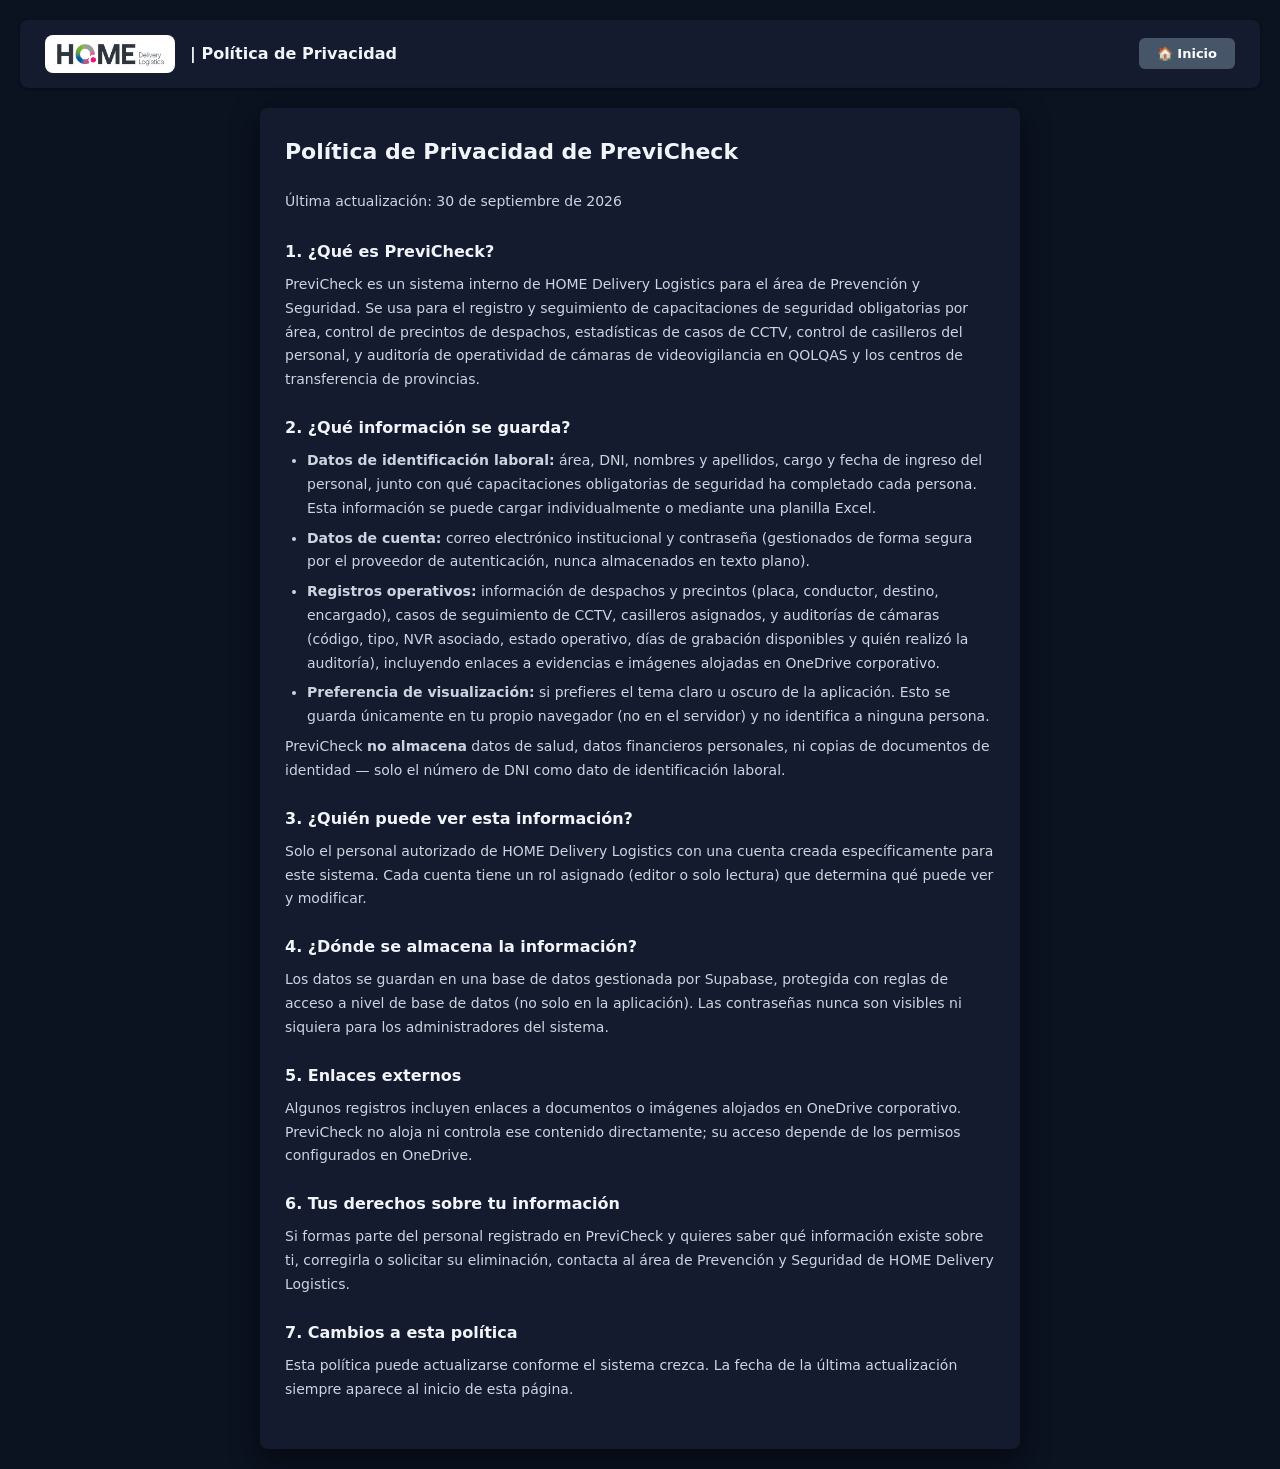
<file: privacidad.html>
<!DOCTYPE html>
<html lang="es">
<head>
    <meta charset="UTF-8">
    <meta name="viewport" content="width=device-width, initial-scale=1.0">
    <title>Política de Privacidad | PreviCheck</title>
    <link rel="stylesheet" href="styles.css">
    <link rel="stylesheet" href="privacidad.css">
    <link rel="icon" href="imagenes/logotipo.png" type="image">
    <script>document.documentElement.setAttribute('data-theme', localStorage.getItem('previcheck-tema') || 'dark');</script>
</head>
<body>
    <header>
        <div class="logo-section">
            <div class="logo-container"><img src="imagenes/logo.png" alt="PreviCheck" class="logo-img"></div>
            <span class="sub-title">| Política de Privacidad</span>
        </div>
        <div class="header-acciones">
            <a href="index.html" class="btn-header btn-header-inicio">🏠 Inicio</a>
        </div>
    </header>

    <div class="container contenido-privacidad">
        <h2 class="main-title">Política de Privacidad de PreviCheck</h2>
        <p class="fecha-actualizacion">Última actualización: <time datetime="2026-09-30">30 de septiembre de 2026</time></p>

        <section>
            <h3>1. ¿Qué es PreviCheck?</h3>
            <p>PreviCheck es un sistema interno de HOME Delivery Logistics para el área de Prevención y Seguridad. Se usa para el registro y seguimiento de capacitaciones de seguridad obligatorias por área, control de precintos de despachos, estadísticas de casos de CCTV, control de casilleros del personal, y auditoría de operatividad de cámaras de videovigilancia en QOLQAS y los centros de transferencia de provincias.</p>
        </section>

        <section>
            <h3>2. ¿Qué información se guarda?</h3>
            <ul>
                <li><strong>Datos de identificación laboral:</strong> área, DNI, nombres y apellidos, cargo y fecha de ingreso del personal, junto con qué capacitaciones obligatorias de seguridad ha completado cada persona. Esta información se puede cargar individualmente o mediante una planilla Excel.</li>
                <li><strong>Datos de cuenta:</strong> correo electrónico institucional y contraseña (gestionados de forma segura por el proveedor de autenticación, nunca almacenados en texto plano).</li>
                <li><strong>Registros operativos:</strong> información de despachos y precintos (placa, conductor, destino, encargado), casos de seguimiento de CCTV, casilleros asignados, y auditorías de cámaras (código, tipo, NVR asociado, estado operativo, días de grabación disponibles y quién realizó la auditoría), incluyendo enlaces a evidencias e imágenes alojadas en OneDrive corporativo.</li>
                <li><strong>Preferencia de visualización:</strong> si prefieres el tema claro u oscuro de la aplicación. Esto se guarda únicamente en tu propio navegador (no en el servidor) y no identifica a ninguna persona.</li>
            </ul>
            <p>PreviCheck <strong>no almacena</strong> datos de salud, datos financieros personales, ni copias de documentos de identidad — solo el número de DNI como dato de identificación laboral.</p>
        </section>

        <section>
            <h3>3. ¿Quién puede ver esta información?</h3>
            <p>Solo el personal autorizado de HOME Delivery Logistics con una cuenta creada específicamente para este sistema. Cada cuenta tiene un rol asignado (editor o solo lectura) que determina qué puede ver y modificar.</p>
        </section>

        <section>
            <h3>4. ¿Dónde se almacena la información?</h3>
            <p>Los datos se guardan en una base de datos gestionada por Supabase, protegida con reglas de acceso a nivel de base de datos (no solo en la aplicación). Las contraseñas nunca son visibles ni siquiera para los administradores del sistema.</p>
        </section>

        <section>
            <h3>5. Enlaces externos</h3>
            <p>Algunos registros incluyen enlaces a documentos o imágenes alojados en OneDrive corporativo. PreviCheck no aloja ni controla ese contenido directamente; su acceso depende de los permisos configurados en OneDrive.</p>
        </section>

        <section>
            <h3>6. Tus derechos sobre tu información</h3>
            <p>Si formas parte del personal registrado en PreviCheck y quieres saber qué información existe sobre ti, corregirla o solicitar su eliminación, contacta al área de Prevención y Seguridad de HOME Delivery Logistics.</p>
        </section>

        <section>
            <h3>7. Cambios a esta política</h3>
            <p>Esta política puede actualizarse conforme el sistema crezca. La fecha de la última actualización siempre aparece al inicio de esta página.</p>
        </section>
    </div>
</body>
</html>
</file>
<file: styles.css>
/* ==========================================
   RESET & VARIABLES GLOBALES — TEMA OSCURO (por defecto)
   Paleta basada en el logo de HOME:
   verde, azul y rosa/magenta sobre grafito.
   ========================================== */
:root {
    --primary-color: #1f8bc9;   /* azul institucional (el rosa queda solo en el logo) */
    --primary-hover: #176fa8;
    --secondary-color: #22c55e;
    --secondary-hover: #16a34a;
    --danger-color: #ef4444;
    --danger-hover: #dc2626;
    --warning-color: #f59e0b;
    --warning-hover: #d97706;
    --excel-color: #16a34a;
    --excel-hover: #15803d;
    --bg-color: #0b1220;
    --card-bg: #141b2e;
    --border-color: #2a3550;
    --text-color: #cbd5e1;
    --title-color: #f1f5f9;
    --text-muted: #8aa0c2;
    --shadow-sm: 0 1px 3px rgba(0, 0, 0, 0.45);
    --shadow-md: 0 10px 28px rgba(0, 0, 0, 0.55);
    --home-verde: #5db74b;
    --home-azul: #1f8bc9;
    --home-rosa: #e21f7a;
    --input-bg: #0f1626;
    --surface-2: #101a2e;
    --hover-bg: rgba(255, 255, 255, 0.04);
    --chip-bg: #1c2540;
    --chip-hover: #263156;
    --chart-grid: rgba(255, 255, 255, 0.08);

    --badge-verde-bg: rgba(34, 197, 94, 0.15);
    --badge-verde-text: #4ade80;
    --badge-rojo-bg: rgba(239, 68, 68, 0.15);
    --badge-rojo-text: #f87171;
    --badge-azul-bg: rgba(56, 189, 248, 0.15);
    --badge-azul-text: #38bdf8;
    --badge-amarillo-bg: rgba(245, 158, 11, 0.18);
    --badge-amarillo-text: #fbbf24;

    --btn-delete-bg: rgba(239, 68, 68, 0.15);
    --btn-delete-text: #f87171;
    --btn-delete-hover: rgba(239, 68, 68, 0.28);
}

/* ==========================================
   TEMA CLARO — mismos acentos de marca (verde/
   azul/rosa), superficies e íconos invertidos.
   ========================================== */
[data-theme="light"] {
    --bg-color: #f1f5f9;
    --card-bg: #ffffff;
    --border-color: #e2e8f0;
    --text-color: #334155;
    --title-color: #0f172a;
    --text-muted: #64748b;
    --shadow-sm: 0 1px 3px rgba(0, 0, 0, 0.08);
    --shadow-md: 0 4px 12px rgba(0, 0, 0, 0.06);
    --input-bg: #ffffff;
    --surface-2: #f8fafc;
    --hover-bg: #f1f5f9;
    --chip-bg: #e2e8f0;
    --chip-hover: #cbd5e1;
    --chart-grid: rgba(15, 23, 42, 0.08);

    --badge-verde-bg: #dcfce7;
    --badge-verde-text: #16a34a;
    --badge-rojo-bg: #fee2e2;
    --badge-rojo-text: #dc2626;
    --badge-azul-bg: #e0f2fe;
    --badge-azul-text: #0284c7;
    --badge-amarillo-bg: #fef3c7;
    --badge-amarillo-text: #92400e;

    --btn-delete-bg: #fee2e2;
    --btn-delete-text: #dc3545;
    --btn-delete-hover: #fca5a5;
}

* {
    box-sizing: border-box;
    margin: 0;
    padding: 0;
    font-family: 'Segoe UI', system-ui, -apple-system, BlinkMacSystemFont, Roboto, sans-serif;
}

body {
    background-color: var(--bg-color);
    color: var(--text-color);
    padding: 20px;
    min-height: 100vh;
}

/* ==========================================
   HEADER COMPARTIDO (Index & Listado)
   ========================================== */
header {
    display: flex;
    justify-content: space-between;
    align-items: center;
    background-color: var(--card-bg);
    padding: 15px 25px;
    border-radius: 8px;
    box-shadow: var(--shadow-sm);
    margin-bottom: 20px;
}

.logo-section {
    display: flex;
    align-items: center;
    gap: 15px;
}

.logo-container {
    max-width: 130px;
    background: #ffffff;
    border-radius: 8px;
    padding: 6px 10px;
    display: flex;
    align-items: center;
}

.logo-img {
    width: 100%;
    height: auto;
    display: block;
}

.sub-title {
    font-size: 16px;
    font-weight: 600;
    color: var(--title-color);
}

.btn-header {
    background-color: var(--primary-color);
    color: #ffffff;
    text-decoration: none;
    padding: 8px 18px;
    border-radius: 6px;
    font-size: 13px;
    font-weight: 600;
    transition: background-color 0.2s ease;
    display: inline-flex;
    align-items: center;
    gap: 6px;
}

.btn-header:hover {
    background-color: var(--primary-hover);
}

/* ==========================================
   ESTRUCTURA Y DASHBOARD (Index.html)
   ========================================== */
.main-title {
    color: var(--title-color);
    font-size: 22px;
    margin-bottom: 20px;
    font-weight: 700;
}

.dashboard-container {
    display: grid;
    grid-template-columns: 380px 1fr;
    gap: 20px;
    align-items: start;
}

/* Formulario en Panel Izquierdo */
.form-group {
    margin-bottom: 15px;
    display: flex;
    flex-direction: column;
    gap: 6px;
}

.form-group label {
    font-size: 13px;
    font-weight: 600;
    color: var(--title-color);
}

.form-control {
    width: 100%;
    padding: 9px 12px;
    border: 1px solid var(--border-color);
    border-radius: 6px;
    font-size: 13px;
    color: var(--title-color);
    outline: none;
    transition: border-color 0.2s;
    background-color: var(--input-bg);
}

.form-control:focus {
    border-color: var(--home-azul);
    box-shadow: 0 0 0 3px rgba(31, 139, 201, 0.25);
}

.form-control::placeholder {
    color: var(--text-muted);
}

.form-control[readonly] {
    background-color: var(--surface-2);
    cursor: not-allowed;
}

/* Modo Actualización en Botón de Formulario */
.btn-mode-update {
    background-color: var(--warning-color) !important;
    color: #1e293b !important;
}

.btn-mode-update:hover {
    background-color: var(--warning-hover) !important;
}

/* ==========================================
   ESTRUCTURA LISTADO.HTML & GRILLAS
   ========================================== */
.container {
    max-width: 1100px;
    margin: 0 auto;
    background: var(--card-bg);
    padding: 25px;
    border-radius: 8px;
    box-shadow: var(--shadow-md);
    position: relative;
    z-index: 2;
}

.form-group-inline {
    display: flex;
    gap: 10px;
}

.form-group-inline input,
.search-bar-container input {
    width: 100%;
    padding: 10px 12px;
    border: 1px solid var(--border-color);
    border-radius: 6px;
    font-size: 13px;
    outline: none;
    transition: border-color 0.2s;
    background-color: var(--input-bg);
    color: var(--title-color);
}

.form-group-inline input:focus,
.search-bar-container input:focus {
    border-color: var(--home-azul);
}

.search-bar-container {
    position: relative;
    margin-bottom: 20px;
}

.search-bar-container input {
    padding-left: 38px;
}

.search-icon {
    position: absolute;
    left: 12px;
    top: 50%;
    transform: translateY(-50%);
    font-size: 14px;
    opacity: 0.5;
}

/* ==========================================
   TABLAS DE DATOS & BADGES
   ========================================== */
.table-actions-bar {
    display: flex;
    justify-content: space-between;
    align-items: center;
    margin-bottom: 12px;
    flex-wrap: wrap;
    gap: 10px;
}

.counter-text {
    font-size: 13px;
    color: var(--text-color);
}

.table-scroll-container {
    border: 1px solid var(--border-color);
    border-radius: 6px;
    max-height: 420px;
    overflow-y: auto;
    overflow-x: auto;
    background-color: var(--card-bg);
}

table, .data-table {
    width: 100%;
    border-collapse: collapse;
    font-size: 12px;
}

table th, table td,
.data-table th, .data-table td {
    padding: 10px 12px;
    text-align: left;
    border-bottom: 1px solid var(--border-color);
}

table th, .data-table th {
    background-color: var(--surface-2);
    color: var(--title-color);
    font-weight: 700;
    position: sticky;
    top: 0;
    z-index: 1;
}

table tbody tr:hover, 
.data-table tbody tr:hover {
    background-color: var(--hover-bg);
}

.col-num { width: 50px; }
.col-actions { width: 80px; text-align: center; }
.empty-state { text-align: center; color: var(--text-muted); padding: 20px !important; }

.badge-files {
    background-color: var(--chip-bg);
    color: var(--title-color);
    padding: 4px 8px;
    border-radius: 12px;
    font-size: 11px;
    font-weight: 600;
    cursor: pointer;
    display: inline-block;
    transition: background-color 0.2s;
    text-decoration: none;
}

.badge-files:hover {
    background-color: var(--chip-hover);
}

.badge-files:focus-visible,
.close-modal:focus-visible {
    outline: 2px solid var(--home-azul);
    outline-offset: 2px;
}

/* ==========================================
   BOTONES SISTEMÁTICOS Y ACCIONES
   ========================================== */
.btn, .btn-action {
    padding: 9px 15px;
    border: none;
    border-radius: 6px;
    cursor: pointer;
    font-weight: 600;
    font-size: 12px;
    display: inline-flex;
    align-items: center;
    justify-content: center;
    gap: 6px;
    transition: background-color 0.2s ease, transform 0.1s ease;
    width: 100%;
}

.btn:active, .btn-action:active {
    transform: scale(0.98);
}

.btn-action, .btn-primary { 
    background-color: var(--primary-color); 
    color: #fff; 
}
.btn-action:hover, .btn-primary:hover { 
    background-color: var(--primary-hover); 
}

.btn-green:hover { background-color: var(--secondary-hover); }

.btn-danger:hover { background-color: var(--danger-hover); }

.btn-warning:hover { background-color: var(--warning-hover); }

.btn-excel:hover { background-color: var(--excel-hover); }

/* Botones pequeños para acciones en tablas */
.btn-sm {
    padding: 4px 8px;
    border-radius: 4px;
    border: none;
    cursor: pointer;
    font-size: 12px;
}
.btn-edit { background-color: var(--chip-bg); color: var(--title-color); }
.btn-edit:hover { background-color: var(--chip-hover); }
.btn-delete { background-color: var(--btn-delete-bg); color: var(--btn-delete-text); }
.btn-delete:hover { background-color: var(--btn-delete-hover); }

.btn-icon:hover { opacity: 1; }

/* ==========================================
   MODALES (EMERGENTES)
   ========================================== */
.modal-overlay {
    position: fixed;
    top: 0;
    left: 0;
    width: 100%;
    height: 100%;
    background-color: rgba(15, 23, 42, 0.5);
    display: none;
    align-items: center;
    justify-content: center;
    z-index: 1000;
}

.modal-content {
    background-color: var(--card-bg);
    width: 90%;
    max-width: 480px;
    border-radius: 8px;
    box-shadow: 0 10px 25px rgba(0, 0, 0, 0.6);
    overflow: hidden;
    animation: fadeIn 0.2s ease-out;
    border: 1px solid var(--border-color);
}

@keyframes fadeIn {
    from { opacity: 0; transform: translateY(-10px); }
    to { opacity: 1; transform: translateY(0); }
}

.modal-header {
    background-color: var(--surface-2);
    padding: 14px 20px;
    border-bottom: 1px solid var(--border-color);
    display: flex;
    justify-content: space-between;
    align-items: center;
}

.modal-header h3 {
    font-size: 15px;
    color: var(--title-color);
}

.close-modal {
    font-size: 20px;
    cursor: pointer;
    color: var(--text-muted);
}

.close-modal:hover { color: var(--danger-color); }

.modal-body {
    padding: 20px;
    max-height: 350px;
    overflow-y: auto;
}

.lista-modal {
    padding-left: 20px;
    font-size: 13px;
    line-height: 1.6;
}

.lista-modal-docs {
    list-style: none;
    display: flex;
    flex-direction: column;
    gap: 8px;
}

.lista-modal-docs li {
    display: flex;
    justify-content: space-between;
    align-items: center;
    padding: 8px 10px;
    background-color: var(--surface-2);
    border: 1px solid var(--border-color);
    border-radius: 6px;
    font-size: 12px;
}

.btn-download {
    color: var(--primary-color);
    text-decoration: none;
    font-weight: 600;
    font-size: 11px;
}

/* ==========================================
   IMÁGENES DECORATIVAS EN ESQUINAS
   ========================================== */
/* ==========================================
   ADAPTABILIDAD RESPONSIVA
   ========================================== */
@media (max-width: 1024px) {
    .corner-img { display: none; }
    .dashboard-container { grid-template-columns: 1fr; }
    .top-management-grid { grid-template-columns: 1fr; }
}

@media (max-width: 640px) {
    header { flex-direction: column; gap: 10px; align-items: flex-start; }
    .table-actions-bar { flex-direction: column; align-items: flex-start; }
    .action-buttons { width: 100%; flex-direction: column; }
    .action-buttons .btn { width: 100%; }
}
/* ==========================================
   COMPONENTES PARA LECTURA DE GERENCIA
   (ayuda, subtítulos, códigos, impresión)
   ========================================== */
.subtitulo-modulo {
    color: var(--text-muted);
    font-size: 13px;
    margin: -12px 0 16px;
}

.fila-subtitulo {
    display: flex;
    justify-content: space-between;
    align-items: baseline;
    gap: 12px;
    flex-wrap: wrap;
    margin-bottom: 14px;
}
.fila-subtitulo .subtitulo-modulo { margin: -12px 0 0; }

.ultima-actualizacion {
    color: var(--text-muted);
    font-size: 11px;
    white-space: nowrap;
}

/* ⓘ con explicación al pasar el mouse */
.info-tip {
    display: inline-block;
    margin-left: 3px;
    color: var(--primary-color);
    font-size: 11px;
    font-weight: 700;
    cursor: help;
    text-transform: none;
}

/* Folios, placas y códigos de cámara en letra de ancho fijo */
.codigo {
    font-family: ui-monospace, 'Cascadia Mono', Consolas, 'Courier New', monospace;
    letter-spacing: 0.2px;
}

/* Leyenda de semáforos */
.leyenda-semaforo {
    display: flex;
    flex-wrap: wrap;
    gap: 6px 18px;
    justify-content: center;
    font-size: 12px;
    color: var(--text-muted);
    margin: 16px 0 6px;
}

.acciones-subtitulo {
    display: inline-flex;
    align-items: center;
    gap: 12px;
}
</file>
<file: privacidad.css>
/* ==========================================================
   ESTILOS — privacidad.html
   ========================================================== */

.header-acciones {
    display: flex;
    gap: 10px;
    align-items: center;
}

.btn-header-inicio {
    background-color: #475569;
}

.contenido-privacidad {
    max-width: 760px;
    margin: 0 auto;
    line-height: 1.7;
}

.fecha-actualizacion {
    color: var(--text-muted);
    font-size: 13px;
    margin-bottom: 24px;
}

.contenido-privacidad section {
    margin-bottom: 22px;
}

.contenido-privacidad h3 {
    color: var(--title-color);
    font-size: 16px;
    margin-bottom: 8px;
}

.contenido-privacidad p,
.contenido-privacidad li {
    color: var(--text-color);
    font-size: 14px;
}

.contenido-privacidad ul {
    padding-left: 22px;
    margin-top: 8px;
}

.contenido-privacidad li {
    margin-bottom: 6px;
}
</file>
